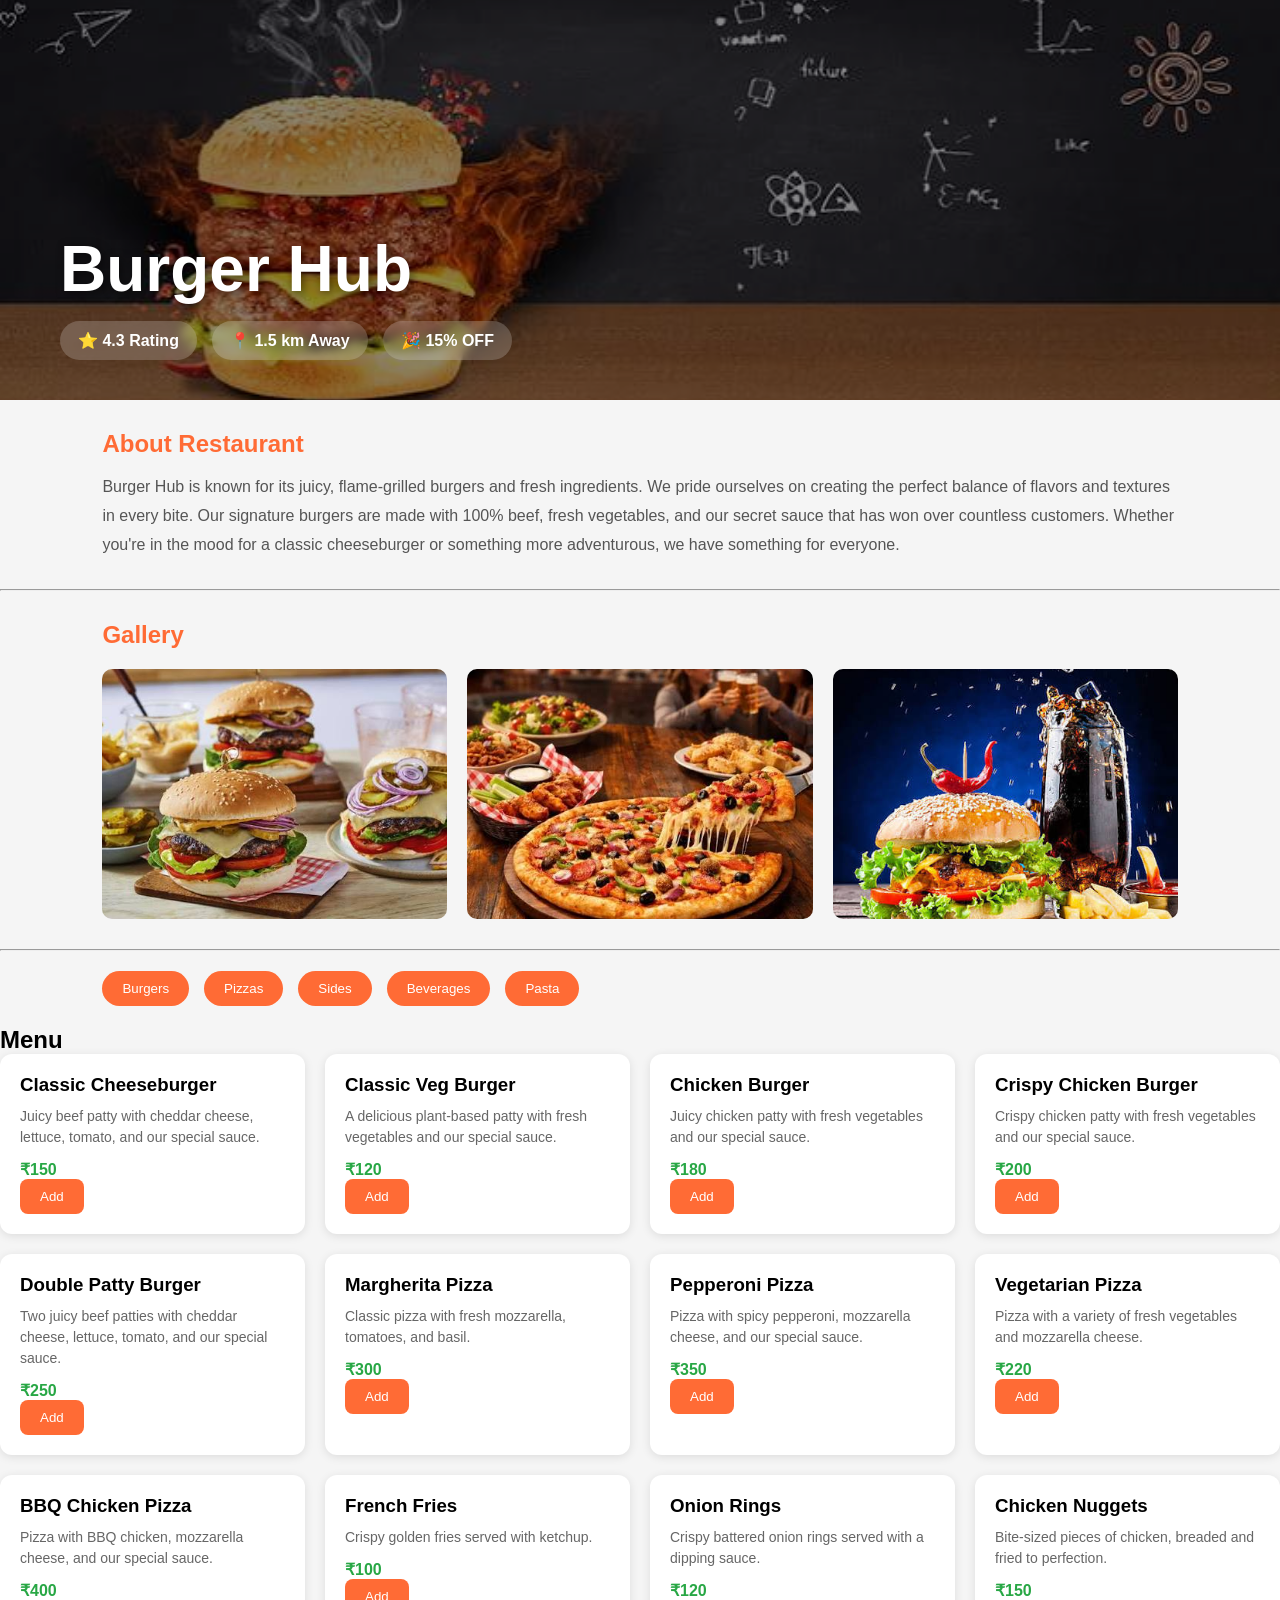
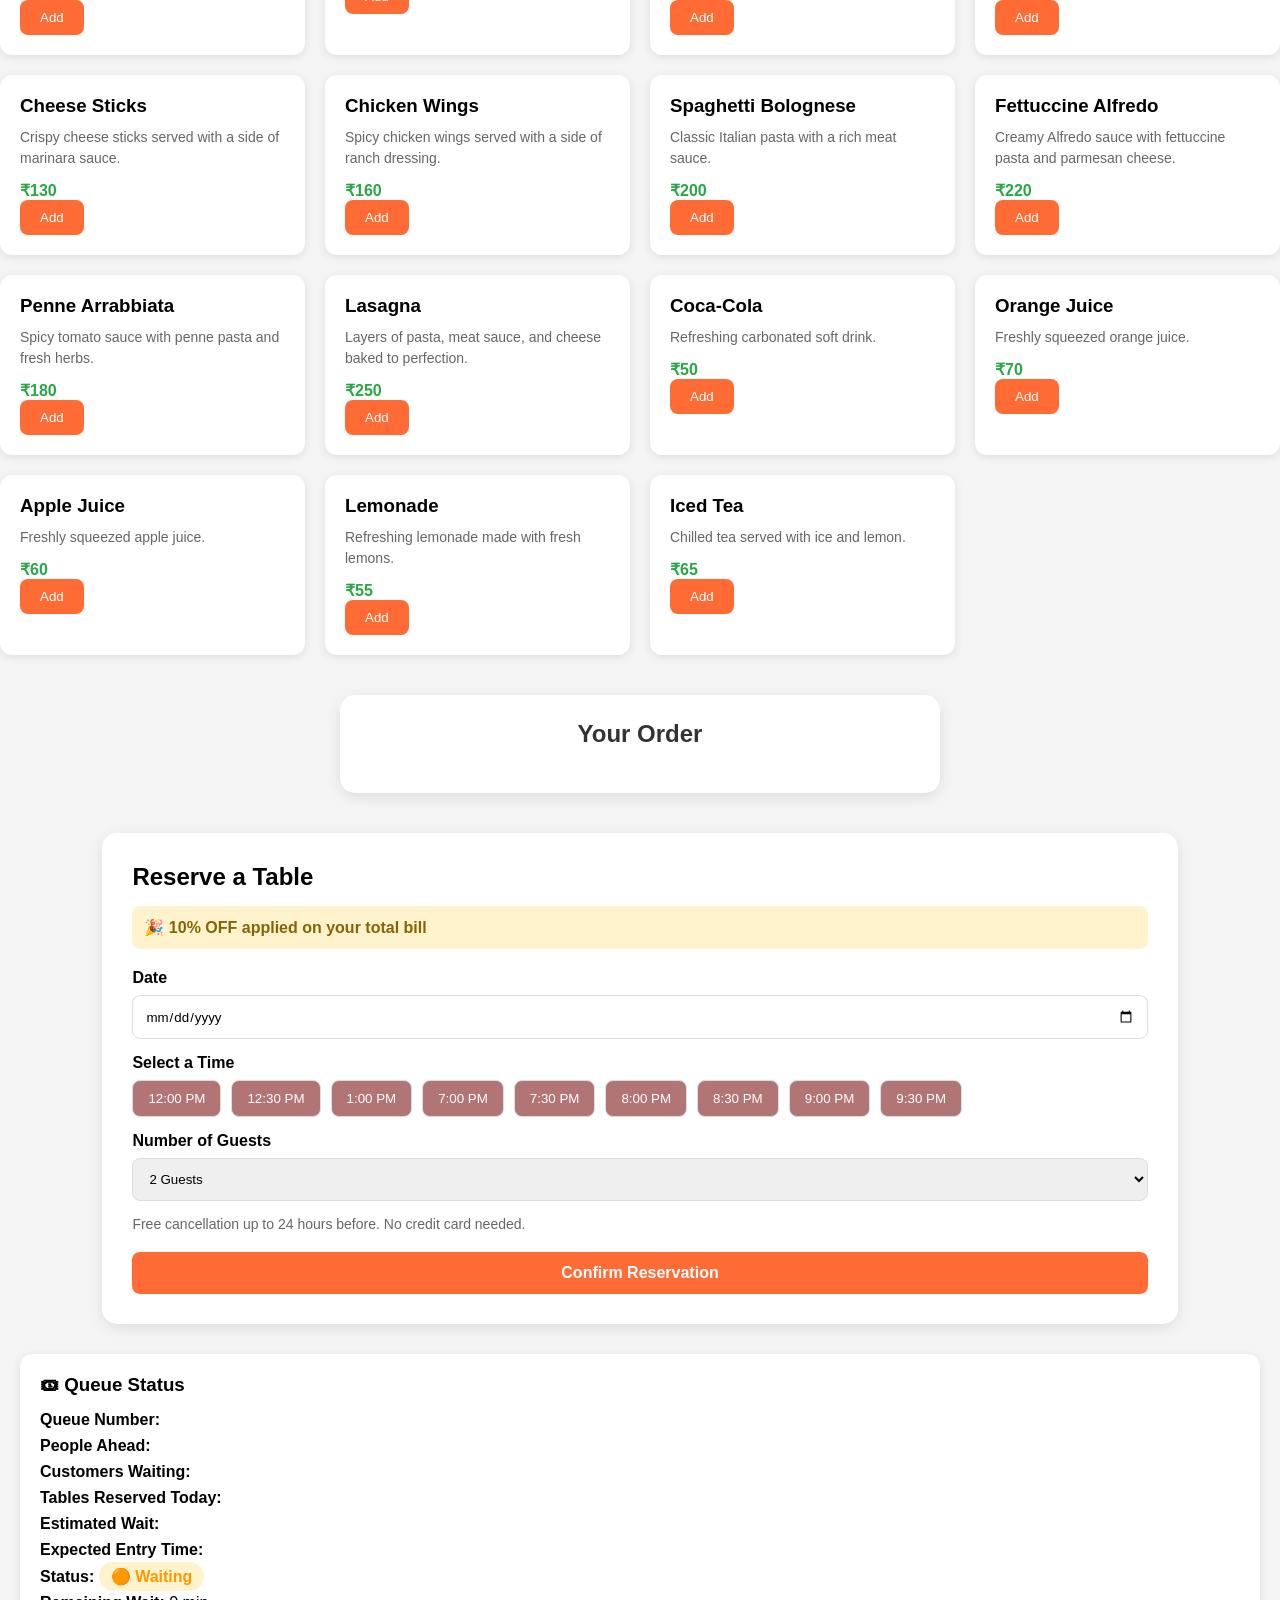
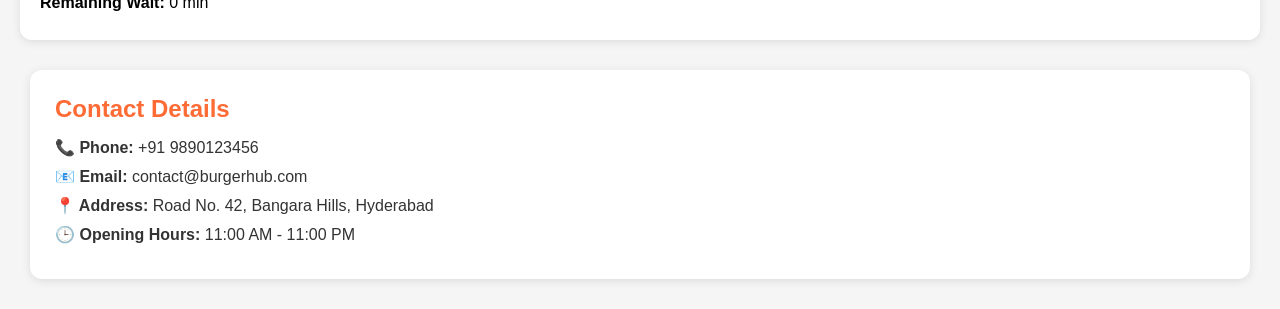
<file: burger-hub.html>
<!DOCTYPE html>
<html lang="en">
<head>
    <meta charset="UTF-8">
    <meta name="viewport" content="width=device-width, initial-scale=1.0">
    <title>Restaurant Details</title>

    <link rel="stylesheet" href="css/style.css">
</head>
<body>

    <div class="banner-container">

    <img class="banner-image" src="images/banner1.jpg" alt="Restaurant Banner">

    <div class="banner-content">
        <h1>Burger Hub</h1>

        <div class="banner-info">
            <span>⭐ 4.3 Rating</span>
            <span>📍 1.5 km Away</span>
            <span>🎉 15% OFF</span>
        </div>
    </div>

</div>
<section class="about-section">
    <h2>About Restaurant</h2>
    <p>
        Burger Hub is known for its juicy, flame-grilled burgers and fresh ingredients.
        We pride ourselves on creating the perfect balance of flavors and textures in every bite. 
        Our signature burgers are made with 100% beef, fresh vegetables, and our secret sauce that has won over countless customers. 
        Whether you're in the mood for a classic cheeseburger or something more adventurous, we have something for everyone.

    </p>
</section>
    <hr>
    <section class="gallery-section">

    <h2>Gallery</h2>

    <div class="gallery-grid">
        <img src="images/burger1.jpg" alt="burger 1">
        <img src="images/burger2.jpg" alt="burger 2">
        <img src="images/burger3.jpg" alt="burger 3">
    </div>
</section>
    
    <hr>
    <section class="category-section">
    <button onclick="filterMenu('burgers')">Burgers</button>
    <button onclick="filterMenu('pizzas')">Pizzas</button>
    <button onclick="filterMenu('sides')">Sides</button>
    <button onclick="filterMenu('beverages')">Beverages</button>
    <button onclick="filterMenu('pasta')">Pasta</button>
</section>
<section id="menu-section">

<h2>Menu</h2>

<div class="menu-grid">

    <div class="menu-card burgers">
        <h3>Classic Cheeseburger</h3>
        <p class="item-desc">
            Juicy beef patty with cheddar cheese, lettuce, tomato, and our special sauce.
        </p>
        <p class="price">₹150</p>
        <button class="add-btn"
        onclick="addToCart('Classic Cheeseburger',150,this)">Add</button>
        <div class="qty-controls" style="display:none;">
            <button onclick="updateItem('Classic Cheeseburger',-1,this)">-</button>
            <span>1</span>
            <button onclick="updateItem('Classic Cheeseburger',1,this)">+</button>
        </div>
</div>
    <div class="menu-card burgers">
        <h3>Classic Veg Burger</h3>
        <p class="item-desc">
            A delicious plant-based patty with fresh vegetables and our special sauce.
        </p>
        <p class="price">₹120</p>
        <button class="add-btn"
        onclick="addToCart('Classic Veg Burger',120,this)">Add</button>
        <div class="qty-controls" style="display:none;">
            <button onclick="updateItem('Classic Veg Burger',-1,this)">-</button>
            <span>1</span>
            <button onclick="updateItem('Classic Veg Burger',1,this)">+</button>
        </div>
    </div>
    <div class="menu-card burgers">
        <h3>Chicken Burger</h3>
        <p class="item-desc">
            Juicy chicken patty with fresh vegetables and our special sauce.
        </p>
        <p class="price">₹180</p>
        <button class="add-btn"
        onclick="addToCart('Chicken Burger',180,this)">Add</button>
        <div class="qty-controls" style="display:none;">
            <button onclick="updateItem('Chicken Burger',-1,this)">-</button>
            <span>1</span>
            <button onclick="updateItem('Chicken Burger',1,this)">+</button>
        </div>
    
    </div>
    <div class="menu-card burgers">
        <h3>Crispy Chicken Burger</h3>
        <p class="item-desc">
            Crispy chicken patty with fresh vegetables and our special sauce.
        </p>
        <p class="price">₹200</p>
        <button class="add-btn"
        onclick="addToCart('Crispy Chicken Burger',200,this)">Add</button>
        <div class="qty-controls" style="display:none;">
            <button onclick="updateItem('Crispy Chicken Burger',-1,this)">-</button>
            <span>1</span>
            <button onclick="updateItem('Crispy Chicken Burger',1,this)">+</button>
        </div>
    </div>
    <div class="menu-card burgers">
        <h3>Double Patty Burger</h3>
        <p class="item-desc">
            Two juicy beef patties with cheddar cheese, lettuce, tomato, and our special sauce.
        </p>
        <p class="price">₹250</p>
        <button class="add-btn"
        onclick="addToCart('Double Patty Burger',250,this)">Add</button>
        <div class="qty-controls" style="display:none;">
            <button onclick="updateItem('Double Patty Burger',-1,this)">-</button>
            <span>1</span>
            <button onclick="updateItem('Double Patty Burger',1,this)">+</button>
        </div>
    </div>
    <div class="menu-card pizzas">
        <h3>Margherita Pizza</h3>
        <p class="item-desc">
            Classic pizza with fresh mozzarella, tomatoes, and basil.
        </p>
        <p class="price">₹300</p>
        <button class="add-btn"
        onclick="addToCart('Margherita Pizza',300,this)">Add</button>
        <div class="qty-controls" style="display:none;">
            <button onclick="updateItem('Margherita Pizza',-1,this)">-</button>
            <span>1</span>
            <button onclick="updateItem('Margherita Pizza',1,this)">+</button>
        </div>
    </div>
    <div class="menu-card pizzas">
        <h3>Pepperoni Pizza</h3>
        <p class="item-desc">
            Pizza with spicy pepperoni, mozzarella cheese, and our special sauce.
        </p>
        <p class="price">₹350</p>
        <button class="add-btn"
        onclick="addToCart('Pepperoni Pizza',350,this)">Add</button>
        <div class="qty-controls" style="display:none;">
            <button onclick="updateItem('Pepperoni Pizza',-1,this)">-</button>
            <span>1</span>
            <button onclick="updateItem('Pepperoni Pizza',1,this)">+</button>
        </div>
    </div>
    <div class="menu-card pizzas">
        <h3>Vegetarian Pizza</h3>
        <p class="item-desc">
            Pizza with a variety of fresh vegetables and mozzarella cheese.
        </p>
        <p class="price">₹220</p>
        <button class="add-btn"
        onclick="addToCart('Vegetarian Pizza',220,this)">Add</button>
        <div class="qty-controls" style="display:none;">
            <button onclick="updateItem('Vegetarian Pizza',-1,this)">-</button>
            <span>1</span>
            <button onclick="updateItem('Vegetarian Pizza',1,this)">+</button>
        </div>
    </div>
    <div class="menu-card pizzas">
        <h3>BBQ Chicken Pizza</h3>
        <p class="item-desc">
            Pizza with BBQ chicken, mozzarella cheese, and our special sauce.
        </p>
        <p class="price">₹400</p>
        <button class="add-btn"
        onclick="addToCart('BBQ Chicken Pizza',400,this)">Add</button>
        <div class="qty-controls" style="display:none;">
            <button onclick="updateItem('BBQ Chicken Pizza',-1,this)">-</button>
            <span>1</span>
            <button onclick="updateItem('BBQ Chicken Pizza',1,this)">+</button>
        </div>
    </div>
    <div class="menu-card sides">
        <h3>French Fries</h3>
        <p class="item-desc">
            Crispy golden fries served with ketchup.
        </p>
        <p class="price">₹100</p>
        <button class="add-btn"
        onclick="addToCart('French Fries',100,this)">Add</button>
        <div class="qty-controls" style="display:none;">
            <button onclick="updateItem('French Fries',-1,this)">-</button>
            <span>1</span>
            <button onclick="updateItem('French Fries',1,this)">+</button>
        </div>
    </div>
    <div class="menu-card sides">
        <h3>Onion Rings</h3>
        <p class="item-desc">
            Crispy battered onion rings served with a dipping sauce.
        </p>
        <p class="price">₹120</p>
        <button class="add-btn"
        onclick="addToCart('Onion Rings',120,this)">Add</button>
        <div class="qty-controls" style="display:none;">
            <button onclick="updateItem('Onion Rings',-1,this)">-</button>
            <span>1</span>
            <button onclick="updateItem('Onion Rings',1,this)">+</button>
        </div>
    </div>
    <div class="menu-card sides">
        <h3>Chicken Nuggets</h3>
        <p class="item-desc">
            Bite-sized pieces of chicken, breaded and fried to perfection.
        </p>
        <p class="price">₹150</p>
        <button class="add-btn"
        onclick="addToCart('Chicken Nuggets',150,this)">Add</button>
        <div class="qty-controls" style="display:none;">
            <button onclick="updateItem('Chicken Nuggets',-1,this)">-</button>
            <span>1</span>
            <button onclick="updateItem('Chicken Nuggets',1,this)">+</button>
        </div>
    </div>
    <div class="menu-card sides">
        <h3>Cheese Sticks</h3>
        <p class="item-desc">
            Crispy cheese sticks served with a side of marinara sauce.
        </p>
        <p class="price">₹130</p>
        <button class="add-btn"
        onclick="addToCart('Cheese Sticks',130,this)">Add</button>
        <div class="qty-controls" style="display:none;">
            <button onclick="updateItem('Cheese Sticks',-1,this)">-</button>
            <span>1</span>
            <button onclick="updateItem('Cheese Sticks',1,this)">+</button>
        </div>
    </div>
    <div class="menu-card sides">
        <h3>Chicken Wings</h3>
        <p class="item-desc">
            Spicy chicken wings served with a side of ranch dressing.
        </p>
        <p class="price">₹160</p>
        <button class="add-btn"
        onclick="addToCart('Chicken Wings',160,this)">Add</button>
        <div class="qty-controls" style="display:none;">
            <button onclick="updateItem('Chicken Wings',-1,this)">-</button>
            <span>1</span>
            <button onclick="updateItem('Chicken Wings',1,this)">+</button>
        </div>
    </div>
    <div class="menu-card pasta">
        <h3>Spaghetti Bolognese</h3>
        <p class="item-desc">
            Classic Italian pasta with a rich meat sauce.
        </p>
        <p class="price">₹200</p>
        <button class="add-btn"
        onclick="addToCart('Spaghetti Bolognese',200,this)">Add</button>
        <div class="qty-controls" style="display:none;">
            <button onclick="updateItem('Spaghetti Bolognese',-1,this)">-</button>
            <span>1</span>
            <button onclick="updateItem('Spaghetti Bolognese',1,this)">+</button>
        </div>
    </div>
    <div class="menu-card pasta">
        <h3>Fettuccine Alfredo</h3>
        <p class="item-desc">
            Creamy Alfredo sauce with fettuccine pasta and parmesan cheese.
        </p>
        <p class="price">₹220</p>
        <button class="add-btn"
        onclick="addToCart('Fettuccine Alfredo',220,this)">Add</button>
        <div class="qty-controls" style="display:none;">
            <button onclick="updateItem('Fettuccine Alfredo',-1,this)">-</button>
            <span>1</span>
            <button onclick="updateItem('Fettuccine Alfredo',1,this)">+</button>
        </div>
    </div>
    <div class="menu-card pasta">
        <h3>Penne Arrabbiata</h3>
        <p class="item-desc">
            Spicy tomato sauce with penne pasta and fresh herbs.
        </p>
        <p class="price">₹180</p>
        <button class="add-btn"
        onclick="addToCart('Penne Arrabbiata',180,this)">Add</button>
        <div class="qty-controls" style="display:none;">
            <button onclick="updateItem('Penne Arrabbiata',-1,this)">-</button>
            <span>1</span>
            <button onclick="updateItem('Penne Arrabbiata',1,this)">+</button>
        </div>
    </div>
    <div class="menu-card pasta">
        <h3>Lasagna</h3>
        <p class="item-desc">
            Layers of pasta, meat sauce, and cheese baked to perfection.
        </p>
        <p class="price">₹250</p>
        <button class="add-btn"
        onclick="addToCart('Lasagna',250,this)">Add</button>
        <div class="qty-controls" style="display:none;">
            <button onclick="updateItem('Lasagna',-1,this)">-</button>
            <span>1</span>
            <button onclick="updateItem('Lasagna',1,this)">+</button>
        </div>
    </div>
    <div class="menu-card beverages">
        <h3>Coca-Cola</h3>
        <p class="item-desc">
            Refreshing carbonated soft drink.
        </p>
        <p class="price">₹50</p>
        <button class="add-btn"
        onclick="addToCart('Coca-Cola',50,this)">Add</button>
        <div class="qty-controls" style="display:none;">
            <button onclick="updateItem('Coca-Cola',-1,this)">-</button>
            <span>1</span>
            <button onclick="updateItem('Coca-Cola',1,this)">+</button>
        </div>
    </div>
    <div class="menu-card beverages">
        <h3>Orange Juice</h3>
        <p class="item-desc">
            Freshly squeezed orange juice.
        </p>
        <p class="price">₹70</p>
        <button class="add-btn"
        onclick="addToCart('Orange Juice',70,this)">Add</button>
        <div class="qty-controls" style="display:none;">
            <button onclick="updateItem('Orange Juice',-1,this)">-</button>
            <span>1</span>
            <button onclick="updateItem('Orange Juice',1,this)">+</button>
        </div>
    </div>
    <div class="menu-card beverages">
        <h3>Apple Juice</h3>
        <p class="item-desc">
            Freshly squeezed apple juice.
        </p>
        <p class="price">₹60</p>
        <button class="add-btn"
        onclick="addToCart('Apple Juice',60,this)">Add</button>
        <div class="qty-controls" style="display:none;">
            <button onclick="updateItem('Apple Juice',-1,this)">-</button>
            <span>1</span>
            <button onclick="updateItem('Apple Juice',1,this)">+</button>
        </div>
    </div>
    <div class="menu-card beverages">
        <h3>Lemonade</h3>
        <p class="item-desc">
            Refreshing lemonade made with fresh lemons.
        </p>
        <p class="price">₹55</p>
        <button class="add-btn"
        onclick="addToCart('Lemonade',55,this)">Add</button>
        <div class="qty-controls" style="display:none;">
            <button onclick="updateItem('Lemonade',-1,this)">-</button>
            <span>1</span>
            <button onclick="updateItem('Lemonade',1,this)">+</button>
        </div>
    </div>
    <div class="menu-card beverages">
        <h3>Iced Tea</h3>
        <p class="item-desc">
            Chilled tea served with ice and lemon.
        </p>
        <p class="price">₹65</p>
        <button class="add-btn"
        onclick="addToCart('Iced Tea',65,this)">Add</button>
        <div class="qty-controls" style="display:none;">
            <button onclick="updateItem('Iced Tea',-1,this)">-</button>
            <span>1</span>
            <button onclick="updateItem('Iced Tea',1,this)">+</button>
        </div>
    </div>

</div>
</section>
<section class="your-order">

    <h2> Your Order</h2>

    <div id="cartItems"></div>
    <button id="placeOrderBtn"
        onclick="placeOrder()"
        style="display:none;">
    Place Order
</button>

    

</section>
<section class="reservation-section" id="reservation">

    <h2>Reserve a Table</h2>

    <div class="offer-banner">
        🎉 10% OFF applied on your total bill
    </div>

    <label>Date</label>
    <input type="date" id="reservationDate">

    <label>Select a Time</label>

    <div class="time-slots" id="timeSlots">
        <button type="button">12:00 PM</button>
        <button type="button">12:30 PM</button>
        <button type="button">1:00 PM</button>
        <button type="button">7:00 PM</button>
        <button type="button">7:30 PM</button>
        <button type="button">8:00 PM</button>
        <button type="button">8:30 PM</button>
        <button type="button">9:00 PM</button>
        <button type="button">9:30 PM</button>
    </div>

    <label>Number of Guests</label>

    <select id="guests">
        <option>1 Guest</option>
        <option selected>2 Guests</option>
        <option>3 Guests</option>
        <option>4 Guests</option>
        <option>5 Guests</option>
        <option>6 Guests</option>
    </select>

    

    <p class="reservation-note">
        Free cancellation up to 24 hours before.
        No credit card needed.
    </p>

    <button
    class="confirm-btn"
    id="confirmBtn"
    onclick="confirmReservation()">
    Confirm Reservation
</button>

</section>
<div id="queueCard" class="queue-card">

    <h3>🎟 Queue Status</h3>

    <p><strong>Queue Number:</strong>
       <span id="queueNumber"></span></p>

    <p><strong>People Ahead:</strong>
       <span id="peopleAhead"></span></p>

    <p><strong>Customers Waiting:</strong>
       <span id="waitingCustomers"></span></p>

    <p><strong>Tables Reserved Today:</strong>
       <span id="reservedToday"></span></p>

    <p><strong>Estimated Wait:</strong>
       <span id="waitTime"></span></p>

    <p><strong>Expected Entry Time:</strong>
       <span id="entryTime"></span></p>

    <p>
    <strong>Status:</strong>
    <span id="queueStatus" class="status waiting">
        🟠 Waiting
    </span>
</p>
    <p>
    <strong>Remaining Wait:</strong>
    <span id="countdown">0 min</span>
</p>

</div>
<section class="contact-details">
    <h2>Contact Details</h2>

    <div class="contact-info">
        <p><strong>📞 Phone:</strong> +91 9890123456</p>

        <p><strong>📧 Email:</strong> contact@burgerhub.com</p>

        <p><strong>📍 Address:</strong> Road No. 42, Bangara Hills, Hyderabad</p>

        <p><strong>🕒 Opening Hours:</strong> 11:00 AM - 11:00 PM</p>
    </div>
</section>
<script>
function addItem(button) {
    button.style.display = "none";
    button.nextElementSibling.style.display = "flex";
}

function changeQty(button, change) {
    let span = button.parentElement.querySelector("span");
    let qty = parseInt(span.innerText);

    qty += change;

    if (qty <= 0) {
        button.parentElement.style.display = "none";
        button.parentElement.previousElementSibling.style.display = "inline-block";
    } else {
        span.innerText = qty;
    }
}
</script>
<script>

let cart = {};

function addToCart(name, price, button){

    if(!cart[name]){
        cart[name] = {
            price: price,
            qty: 1
        };

        button.style.display = "none";
        button.nextElementSibling.style.display = "flex";
    }

    updateCart();
}
function updateItem(name, change, btn){

    let controls = btn.parentElement;
    let qtySpan = controls.querySelector("span");

    cart[name].qty += change;

    if(cart[name].qty <= 0){

        delete cart[name];

        controls.style.display = "none";
        controls.previousElementSibling.style.display = "inline-block";

    } else {

        qtySpan.innerText = cart[name].qty;
    }

    updateCart();
}
function updateCart(){

    let cartHTML = "";
    let subtotal = 0;

    for(let item in cart){

        let qty = cart[item].qty;
        let price = cart[item].price;

        subtotal += qty * price;

        cartHTML += `
            <p>${item} x ${qty} = ₹${qty * price}</p>
        `;
    }

    let gst = subtotal * 0.05;
    let discount = subtotal * 0.20;

    let finalAmount = subtotal + gst - discount;

    cartHTML += `
        <hr>
        <p>Subtotal: ₹${subtotal.toFixed(2)}</p>
        <p>GST (5%): ₹${gst.toFixed(2)}</p>
        <p>Discount (20% OFF): -₹${discount.toFixed(2)}</p>
        <h3>Total: ₹${finalAmount.toFixed(2)}</h3>
    `;

    document.getElementById("cartItems").innerHTML = cartHTML;
    const placeBtn =
    document.getElementById("placeOrderBtn");

if(Object.keys(cart).length > 0){
    placeBtn.style.display = "block";
}
else{
    placeBtn.style.display = "none";
}
}

function changeQty(item,value){

    cart[item].qty += value;

    if(cart[item].qty <= 0){
        delete cart[item];
    }

    updateCart();
}

function filterMenu(category){

    let cards = document.querySelectorAll(".menu-card");

    cards.forEach(card=>{

        if(category === "all"){
            card.style.display = "block";
        }
        else if(card.classList.contains(category)){
            card.style.display = "block";
        }
        else{
            card.style.display = "none";
        }

    });
}

function confirmReservation(){

    let date =
        document.getElementById("reservationDate").value;

    if(date === ""){
        alert("Please select a date");
        return;
    }

    if(selectedTime === ""){
        alert("Please select a time slot");
        return;
    }

    const preorder = confirm(
        "🍽️ Would you like to pre-order your food?\n\n" +
        "Pre-ordering helps us prepare your meal before you arrive."
    );

    if(preorder){

        document
            .getElementById("menu-section")
            .scrollIntoView({
                behavior:"smooth"
            });

        return;
    }

    alert(
        "🎉 Your table has been reserved successfully!\n\n" +
        "Thank you for choosing us."
    );

    generateQueue();
    
}
function placeOrder(){

    if(Object.keys(cart).length === 0){

        alert(
            "Please add food items first."
        );

        return;
    }

    alert(
        "🎉 Your table is reserved successfully!\n\n" +
        "🍽️ Your order has been placed.\n\n" +
        "Thank you for choosing us."
    );

    generateQueue();

    document
        .getElementById("queueCard")
        .scrollIntoView({
            behavior:"smooth"
        });
}
</script>
<script>
function clearCart(){

    cart = {};

    updateCart();

    
}


</script>
<script>

let selectedTime = "";

document.querySelectorAll(".time-slots button")
.forEach(button => {

    button.addEventListener("click", function(){

        document
            .querySelectorAll(".time-slots button")
            .forEach(btn => btn.classList.remove("active-time"));

        this.classList.add("active-time");

        selectedTime = this.innerText;

    });

});



</script>
<script>
function reserveTable() {

    const orderNow = confirm(
        "🎉 Table Reserved Successfully!\n\nWould you like to pre-order your food?\n\nPress OK to Order Food.\nPress Cancel to Skip."
    );

    generateQueue();

    if(orderNow){
        document.getElementById("menu-section")
                .scrollIntoView({behavior:"smooth"});
    } else {
        alert(
          "👍 Your reservation is confirmed.\nYou can order food later at the restaurant."
        );
    }
}

function generateQueue(){

    const queueNo = Math.floor(Math.random() * 100) + 1;
    const ahead = Math.floor(Math.random() * 10);

    let waitTime = ahead * 5;

    if(waitTime === 0){
        waitTime = 1;
    }

    document.getElementById("queueNumber").innerText = "#" + queueNo;
    document.getElementById("peopleAhead").innerText = ahead;
    document.getElementById("waitTime").innerText = waitTime + " min";

    document.getElementById("queueCard").style.display = "block";

    const status = document.getElementById("queueStatus");
    const countdown = document.getElementById("countdown");

    status.innerText = "🟠 Waiting";
    status.className = "status waiting";

    let remaining = waitTime;

    countdown.innerText = remaining + " min";

    let timer = setInterval(() => {

        remaining--;

        countdown.innerText = remaining + " min";

        if(remaining <= 0){

            clearInterval(timer);

            status.innerText = "🟢 Ready";
            status.className = "status ready";

            alert(
                "🎉 Your table is ready!\n\n" +
                "Please proceed to the restaurant within the next 10 minutes."
            );

            setTimeout(() => {

                status.innerText = "🔵 Seated";
                status.className = "status seated";

            }, 10000);
        }

    }, 1000); // 1 second = 1 minute for demo
}
</script>



</body>
</html>
</file>
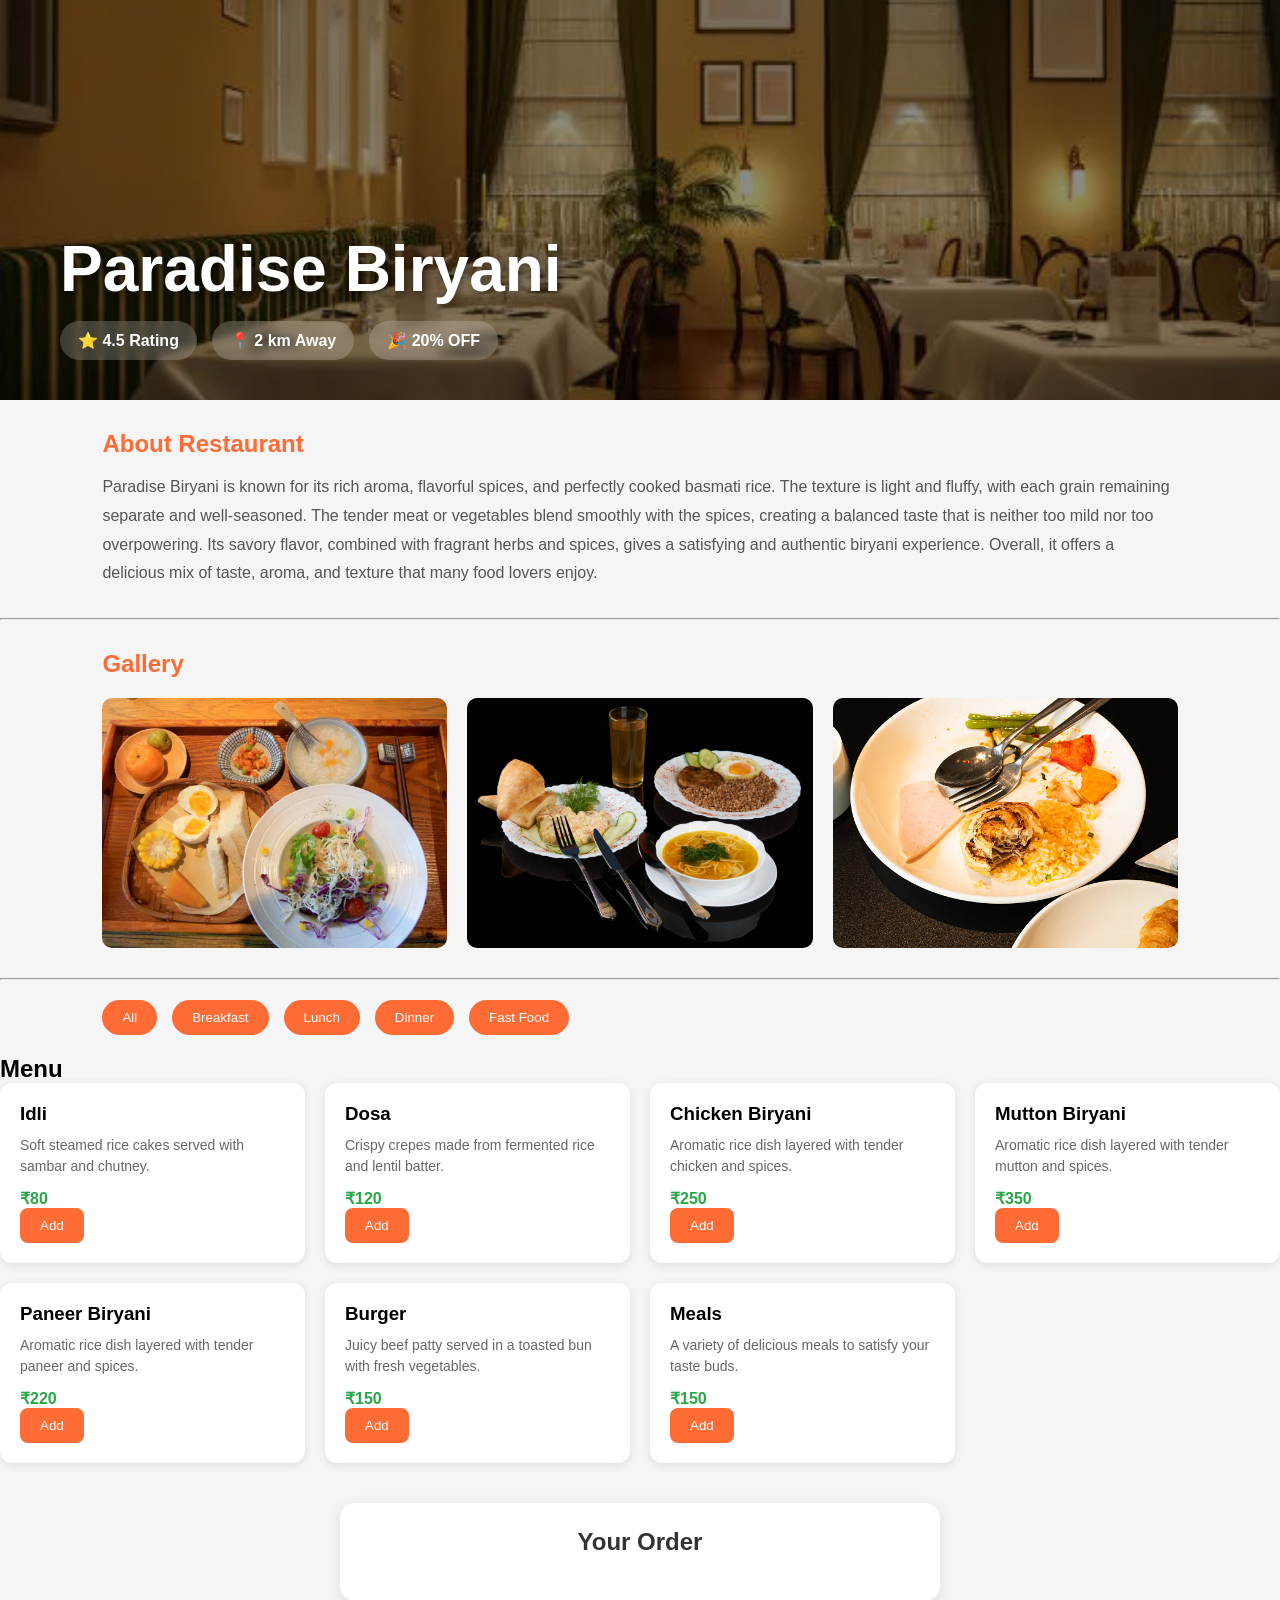
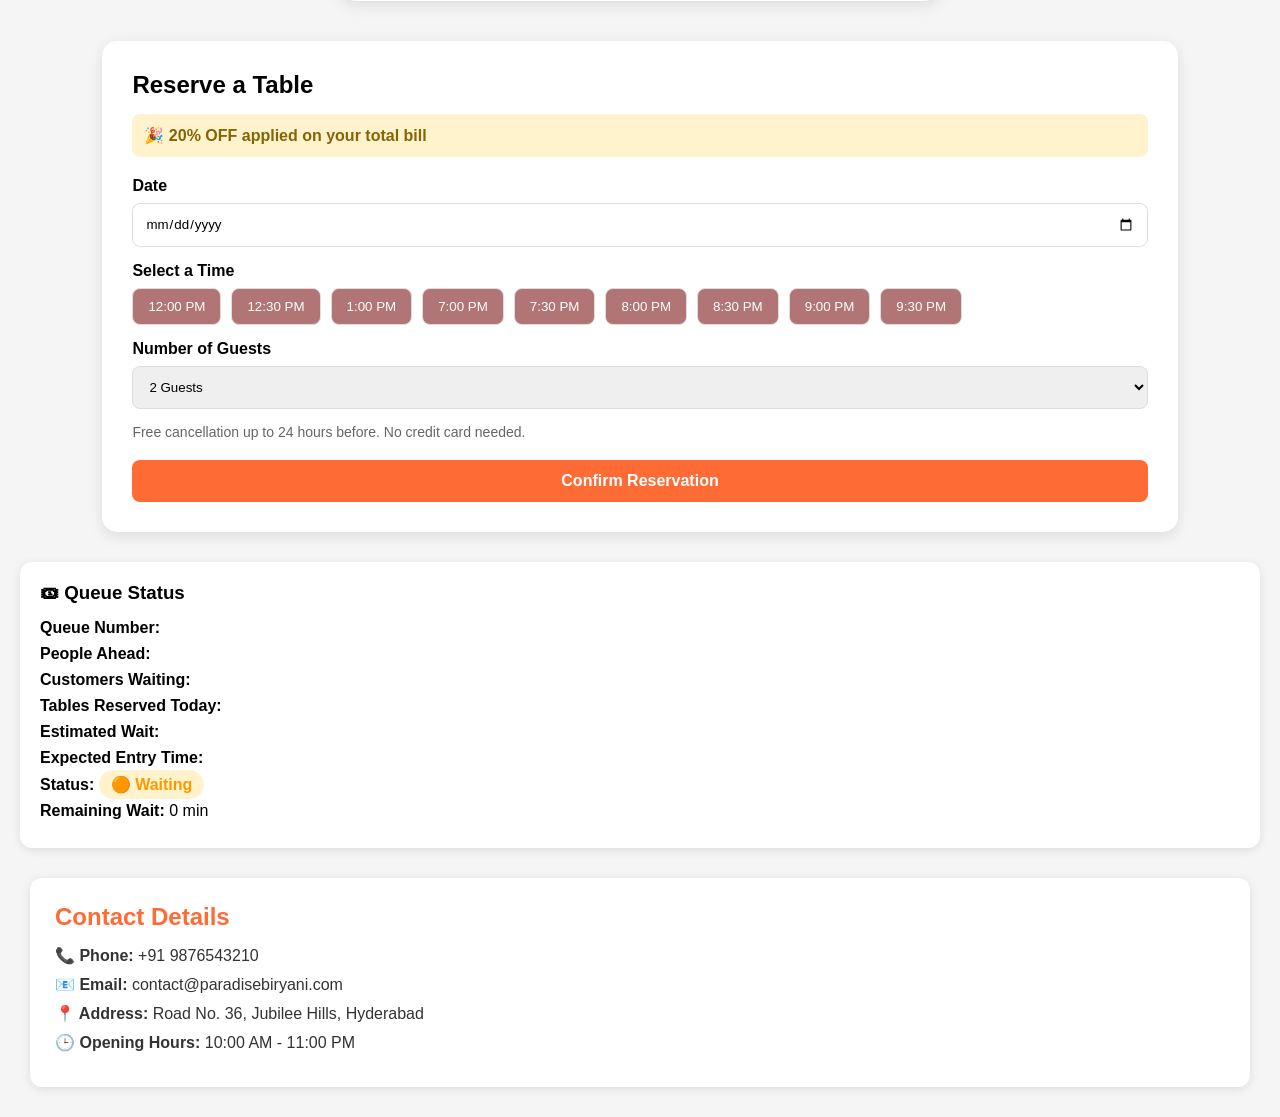
<file: paradise-Binary.html>
<!DOCTYPE html>
<html lang="en">
<head>
    <meta charset="UTF-8">
    <meta name="viewport" content="width=device-width, initial-scale=1.0">
    <title>Restaurant Details</title>

    <link rel="stylesheet" href="css/style.css">
</head>
<body>

    <div class="banner-container">

    <img class="banner-image" src="images/banner.webp" alt="Restaurant Banner">

    <div class="banner-content">
        <h1>Paradise Biryani</h1>

        <div class="banner-info">
            <span>⭐ 4.5 Rating</span>
            <span>📍 2 km Away</span>
            <span>🎉 20% OFF</span>
        </div>
    </div>

</div>
    <section class="about-section">
    <h2>About Restaurant</h2>
    <p>
        Paradise Biryani is known for its rich aroma, flavorful spices, and perfectly cooked basmati rice.
         The texture is light and fluffy, with each grain remaining separate and well-seasoned. The tender meat or vegetables blend smoothly with the spices, creating a balanced taste that is neither too mild nor too overpowering. Its savory flavor, combined with fragrant herbs and spices, gives a satisfying and authentic biryani experience. Overall, it offers a delicious mix of taste, aroma, and texture that many food lovers enjoy.

    </p>
</section>

    <hr>
    <section class="gallery-section">

    <h2>Gallery</h2>

    <div class="gallery-grid">
        
        <img src="images/pb1.webp" alt="pb 1">
        <img src="images/pb2.jpg" alt="pb 2">
        <img src="images/pb3.jpg" alt="pb 3">
    </div>
</section>
    
    <hr>
<section class="category-section">
    <button onclick="filterMenu('all')">All</button>
    <button onclick="filterMenu('breakfast')">Breakfast</button>
    <button onclick="filterMenu('lunch')">Lunch</button>
    <button onclick="filterMenu('dinner')">Dinner</button>
    <button onclick="filterMenu('fastfood')">Fast Food</button>
</section>
    <section id="menu-section">

<h2>Menu</h2>

<div class="menu-grid">

    <div class="menu-card breakfast">
    <h3>Idli</h3>

    <p class="item-desc">
        Soft steamed rice cakes served with sambar and chutney.
    </p>

    <p class="price">₹80</p>

    <button class="add-btn"
        onclick="addToCart('Idli',80,this)">Add</button>
        <div class="qty-controls" style="display:none;">
            <button onclick="updateItem('Idli',-1,this)">-</button>
            <span>1</span>
            <button onclick="updateItem('Idli',1,this)">+</button>
        </div>
</div>

    <div class="menu-card breakfast">
        <h3>Dosa</h3>
        <p class="item-desc">
            Crispy crepes made from fermented rice and lentil batter.
        </p>
        <p class="price">₹120</p>
        <button class="add-btn"
        onclick="addToCart('Dosa',120,this)">Add</button>
        <div class="qty-controls" style="display:none;">
            <button onclick="updateItem('Dosa',-1,this)">-</button>
            <span>1</span>
            <button onclick="updateItem('Dosa',1,this)">+</button>
        </div>
    </div>

    <div class="menu-card lunch">
        <h3>Chicken Biryani</h3>
        <p class="item-desc">
            Aromatic rice dish layered with tender chicken and spices.
        </p>
        <p class="price">₹250</p>
        <button class="add-btn"
        onclick="addToCart('Chicken Biryani',250,this)">Add</button>
        <div class="qty-controls" style="display:none;">
            <button onclick="updateItem('Chicken Biryani',-1,this)">-</button>
            <span>1</span>
            <button onclick="updateItem('Chicken Biryani',1,this)">+</button>
        </div>
    </div>

    <div class="menu-card lunch">
        <h3>Mutton Biryani</h3>
        <p class="item-desc">
            Aromatic rice dish layered with tender mutton and spices.
        </p>
        <p class="price">₹350</p>
        <button class="add-btn" onclick="addToCart('Mutton Biryani',350,this)">Add</button>
        <div class="qty-controls" style="display:none;">
            <button onclick="updateItem('Mutton Biryani',-1,this)">-</button>
            <span>1</span>
            <button onclick="updateItem('Mutton Biryani',1,this)">+</button>
        </div>
    </div>

    <div class="menu-card dinner">
        <h3>Paneer Biryani</h3>
        <p class="item-desc">
            Aromatic rice dish layered with tender paneer and spices.
        </p>
        <p class="price">₹220</p>
        <button class="add-btn"
        onclick="addToCart('Paneer Biryani',220,this)">Add</button>
        <div class="qty-controls" style="display:none;">
            <button onclick="updateItem('Paneer Biryani',-1,this)">-</button>
            <span>1</span>
            <button onclick="updateItem('Paneer Biryani',1,this)">+</button>
        </div>
    </div>

    <div class="menu-card fastfood">
        <h3>Burger</h3>
        <p class="item-desc">
            Juicy beef patty served in a toasted bun with fresh vegetables.
        </p>
        <p class="price">₹150</p>
        <button class="add-btn" onclick="addToCart('Burger',150,this)">Add</button>
        <div class="qty-controls" style="display:none;">
            <button onclick="updateItem('Burger',-1,this)">-</button>
            <span>1</span>
            <button onclick="updateItem('Burger',1,this)">+</button>
        </div>
    </div>
    <div class="menu-card lunch">
        <h3>Meals</h3>
        <p class="item-desc">
            A variety of delicious meals to satisfy your taste buds.
        </p>
        <p class="price">₹150</p>
        <button class="add-btn" onclick="addToCart('Meals',150,this)">Add</button>
        <div class="qty-controls" style="display:none;">
            <button onclick="updateItem('Meals',-1,this)">-</button>
            <span>1</span>
            <button onclick="updateItem('Meals',1,this)">+</button>
        </div>
    </div>

</div>

</section>
<section class="your-order">

    <h2> Your Order</h2>

    <div id="cartItems"></div>
    <button id="placeOrderBtn"
        onclick="placeOrder()"
        style="display:none;">
    Place Order
</button>

    

</section>
<section class="reservation-section" id="reservation">

    <h2>Reserve a Table</h2>

    <div class="offer-banner">
        🎉 20% OFF applied on your total bill
    </div>

    <label>Date</label>
    <input type="date" id="reservationDate">

    <label>Select a Time</label>

    <div class="time-slots" id="timeSlots">
        <button type="button">12:00 PM</button>
        <button type="button">12:30 PM</button>
        <button type="button">1:00 PM</button>
        <button type="button">7:00 PM</button>
        <button type="button">7:30 PM</button>
        <button type="button">8:00 PM</button>
        <button type="button">8:30 PM</button>
        <button type="button">9:00 PM</button>
        <button type="button">9:30 PM</button>
    </div>

    <label>Number of Guests</label>

    <select id="guests">
        <option>1 Guest</option>
        <option selected>2 Guests</option>
        <option>3 Guests</option>
        <option>4 Guests</option>
        <option>5 Guests</option>
        <option>6 Guests</option>
    </select>

    

    <p class="reservation-note">
        Free cancellation up to 24 hours before.
        No credit card needed.
    </p>

    <button
    class="confirm-btn"
    id="confirmBtn"
    onclick="confirmReservation()">
    Confirm Reservation
</button>

</section>
<div id="queueCard" class="queue-card">

    <h3>🎟 Queue Status</h3>

    <p><strong>Queue Number:</strong>
       <span id="queueNumber"></span></p>

    <p><strong>People Ahead:</strong>
       <span id="peopleAhead"></span></p>

    <p><strong>Customers Waiting:</strong>
       <span id="waitingCustomers"></span></p>

    <p><strong>Tables Reserved Today:</strong>
       <span id="reservedToday"></span></p>

    <p><strong>Estimated Wait:</strong>
       <span id="waitTime"></span></p>

    <p><strong>Expected Entry Time:</strong>
       <span id="entryTime"></span></p>

    <p>
    <strong>Status:</strong>
    <span id="queueStatus" class="status waiting">
        🟠 Waiting
    </span>
</p>
    <p>
    <strong>Remaining Wait:</strong>
    <span id="countdown">0 min</span>
</p>

</div>

    <section class="contact-details">
    <h2>Contact Details</h2>

    <div class="contact-info">
        <p><strong>📞 Phone:</strong> +91 9876543210</p>

        <p><strong>📧 Email:</strong> contact@paradisebiryani.com</p>

        <p><strong>📍 Address:</strong> Road No. 36, Jubilee Hills, Hyderabad</p>

        <p><strong>🕒 Opening Hours:</strong> 10:00 AM - 11:00 PM</p>
    </div>
</section>

    


<script>
function addItem(button) {
    button.style.display = "none";
    button.nextElementSibling.style.display = "flex";
}

function changeQty(button, change) {
    let span = button.parentElement.querySelector("span");
    let qty = parseInt(span.innerText);

    qty += change;

    if (qty <= 0) {
        button.parentElement.style.display = "none";
        button.parentElement.previousElementSibling.style.display = "inline-block";
    } else {
        span.innerText = qty;
    }
}
</script>
<script>

let cart = {};

function addToCart(name, price, button){

    if(!cart[name]){
        cart[name] = {
            price: price,
            qty: 1
        };

        button.style.display = "none";
        button.nextElementSibling.style.display = "flex";
    }

    updateCart();
}
function updateItem(name, change, btn){

    let controls = btn.parentElement;
    let qtySpan = controls.querySelector("span");

    cart[name].qty += change;

    if(cart[name].qty <= 0){

        delete cart[name];

        controls.style.display = "none";
        controls.previousElementSibling.style.display = "inline-block";

    } else {

        qtySpan.innerText = cart[name].qty;
    }

    updateCart();
}
function updateCart(){

    let cartHTML = "";
    let subtotal = 0;

    for(let item in cart){

        let qty = cart[item].qty;
        let price = cart[item].price;

        subtotal += qty * price;

        cartHTML += `
            <p>${item} x ${qty} = ₹${qty * price}</p>
        `;
    }

    let gst = subtotal * 0.05;
    let discount = subtotal * 0.20;

    let finalAmount = subtotal + gst - discount;

    cartHTML += `
        <hr>
        <p>Subtotal: ₹${subtotal.toFixed(2)}</p>
        <p>GST (5%): ₹${gst.toFixed(2)}</p>
        <p>Discount (20% OFF): -₹${discount.toFixed(2)}</p>
        <h3>Total: ₹${finalAmount.toFixed(2)}</h3>
    `;

    document.getElementById("cartItems").innerHTML = cartHTML;
    const placeBtn =
    document.getElementById("placeOrderBtn");

if(Object.keys(cart).length > 0){
    placeBtn.style.display = "block";
}
else{
    placeBtn.style.display = "none";
}
}

function changeQty(item,value){

    cart[item].qty += value;

    if(cart[item].qty <= 0){
        delete cart[item];
    }

    updateCart();
}

function filterMenu(category){

    let cards = document.querySelectorAll(".menu-card");

    cards.forEach(card=>{

        if(category === "all"){
            card.style.display = "block";
        }
        else if(card.classList.contains(category)){
            card.style.display = "block";
        }
        else{
            card.style.display = "none";
        }

    });
}

function confirmReservation(){

    let date =
        document.getElementById("reservationDate").value;

    if(date === ""){
        alert("Please select a date");
        return;
    }

    if(selectedTime === ""){
        alert("Please select a time slot");
        return;
    }

    const preorder = confirm(
        "🍽️ Would you like to pre-order your food?\n\n" +
        "Pre-ordering helps us prepare your meal before you arrive."
    );

    if(preorder){

        document
            .getElementById("menu-section")
            .scrollIntoView({
                behavior:"smooth"
            });

        return;
    }

    alert(
        "🎉 Your table has been reserved successfully!\n\n" +
        "Thank you for choosing us."
    );

    generateQueue();
    
}
function placeOrder(){

    if(Object.keys(cart).length === 0){

        alert(
            "Please add food items first."
        );

        return;
    }

    alert(
        "🎉 Your table is reserved successfully!\n\n" +
        "🍽️ Your order has been placed.\n\n" +
        "Thank you for choosing us."
    );

    generateQueue();

    document
        .getElementById("queueCard")
        .scrollIntoView({
            behavior:"smooth"
        });
}
</script>
<script>
function clearCart(){

    cart = {};

    updateCart();

    
}


</script>
<script>

let selectedTime = "";

document.querySelectorAll(".time-slots button")
.forEach(button => {

    button.addEventListener("click", function(){

        document
            .querySelectorAll(".time-slots button")
            .forEach(btn => btn.classList.remove("active-time"));

        this.classList.add("active-time");

        selectedTime = this.innerText;

    });

});



</script>
<script>
function reserveTable() {

    const orderNow = confirm(
        "🎉 Table Reserved Successfully!\n\nWould you like to pre-order your food?\n\nPress OK to Order Food.\nPress Cancel to Skip."
    );

    generateQueue();

    if(orderNow){
        document.getElementById("menu-section")
                .scrollIntoView({behavior:"smooth"});
    } else {
        alert(
          "👍 Your reservation is confirmed.\nYou can order food later at the restaurant."
        );
    }
}

function generateQueue(){

    const queueNo = Math.floor(Math.random() * 100) + 1;
    const ahead = Math.floor(Math.random() * 10);

    let waitTime = ahead * 5;

    if(waitTime === 0){
        waitTime = 1;
    }

    document.getElementById("queueNumber").innerText = "#" + queueNo;
    document.getElementById("peopleAhead").innerText = ahead;
    document.getElementById("waitTime").innerText = waitTime + " min";

    document.getElementById("queueCard").style.display = "block";

    const status = document.getElementById("queueStatus");
    const countdown = document.getElementById("countdown");

    status.innerText = "🟠 Waiting";
    status.className = "status waiting";

    let remaining = waitTime;

    countdown.innerText = remaining + " min";

    let timer = setInterval(() => {

        remaining--;

        countdown.innerText = remaining + " min";

        if(remaining <= 0){

            clearInterval(timer);

            status.innerText = "🟢 Ready";
            status.className = "status ready";

            alert(
                "🎉 Your table is ready!\n\n" +
                "Please proceed to the restaurant within the next 10 minutes."
            );

            setTimeout(() => {

                status.innerText = "🔵 Seated";
                status.className = "status seated";

            }, 10000);
        }

    }, 1000); // 1 second = 1 minute for demo
}
</script>

</body>
</html>
</file>
<file: css/style.css>
.hero h1{
    font-size:3rem;
}

.hero p{
    margin-top:10px;
}

.search-box{
    margin-top:30px;
}

.search-box input{
    width:300px;
    padding:12px;
    border:none;
    border-radius:8px;
}

.search-box button{
    padding:12px 20px;
    border:none;
    background:white;
    color:#e735ff;
    font-weight:bold;
    border-radius:8px;
    cursor:pointer;
}

.restaurants{
    display:grid;
    grid-template-columns:repeat(auto-fit,minmax(320px,1fr));
    gap:25px;
    padding:50px 8%;
}

.card{
    background:white;
    border-radius:15px;
    overflow:hidden;
    box-shadow:0 4px 20px rgba(0,0,0,0.08);
    transition:0.3s;
}

.card:hover{
    transform:translateY(-5px);
}

.card img{
    width:100%;
    height:220px;
    object-fit:cover;
}

.card-content{
    padding:20px;
}

.top-row{
    display:flex;
    justify-content:space-between;
    align-items:center;
}

.rating{
    background:#a7282e;
    color:white;
    padding:5px 10px;
    border-radius:20px;
}

.tags{
    display:flex;
    gap:10px;
    flex-wrap:wrap;
    margin:15px 0;
}

.tags span{
    background:#ffe5dc;
    color:#6435ff;
    padding:6px 12px;
    border-radius:20px;
    font-size:0.9rem;
}

.buttons{
    display:flex;
    gap:10px;
}

.details-btn{
    flex:1;
    padding:12px;
    border:none;
    background:#ab35ff;
    color:white;
    border-radius:8px;
    cursor:pointer;
}

.book-btn{
    flex:1;
    padding:12px;
    border:none;
    background:#a72828;
    color:white;
    border-radius:8px;
    cursor:pointer;
}

body{
    margin: 0;
    padding: 0;
}

.banner-image{
    width: auto;
    height: auto;
    max-width: 100%;
}

.about-section{
    padding:30px 8%;
}

.about-section h2{
    margin-bottom:15px;
    color:#ff6b35;
}

.about-section p{
    line-height:1.8;
    color:#555;
}

.gallery-section{
    padding:30px 8%;
}

.gallery-section h2{
    margin-bottom:20px;
    color:#ff6b35;
}

.gallery-grid{
    display:grid;
    grid-template-columns:repeat(auto-fit,minmax(250px,1fr));
    gap:20px;
}

.gallery-grid img{
    width: 100%;
    height: 250px;
    object-fit: cover;
    border-radius: 10px;
}

.menu-section{
    padding:30px 8%;
}

.menu-section h2{
    margin-bottom:20px;
    color:#ff6b35;
}

.menu-grid{
    display:grid;
    grid-template-columns:repeat(auto-fit,minmax(250px,1fr));
    gap:20px;
}

.menu-card{
    background:white;
    padding:20px;
    border-radius:12px;
    box-shadow:0 2px 10px rgba(0,0,0,0.1);
}

.menu-card h3{
    margin-bottom:10px;
}

.price{
    color:#28a745;
    font-weight:bold;
}

.reviews-section{
    padding:30px 8%;
}

.reviews-section h2{
    margin-bottom:20px;
    color:#ff6b35;
}

.review-card{
    background:white;
    padding:20px;
    border-radius:12px;
    margin-bottom:15px;
    box-shadow:0 2px 10px rgba(0,0,0,0.1);
}

.review-card h4{
    margin-bottom:10px;
}

.review-card p{
    color:#555;
}

.contact-details {
    background: white;
    margin: 30px;
    padding: 25px;
    border-radius: 12px;
    box-shadow: 0 2px 10px rgba(0,0,0,0.1);
}

.contact-details h2 {
    margin-bottom: 15px;
    color: #ff6b35;
}

.contact-info p {
    margin: 10px 0;
    font-size: 16px;
    color: #333;
}

body{
    background: #f4f6f8;
    font-family: 'Segoe UI', sans-serif;
}

/* Banner */
.banner-container{
    position: relative;
    width: 100%;
}

.banner-image{
    width: 100%;
    height: 400px;
    object-fit: cover;
    display: block;
}

/* Dark overlay */
.banner-container::after{
    content: "";
    position: absolute;
    inset: 0;
    background: rgba(0,0,0,0.45);
}

.banner-content{
    position: absolute;
    bottom: 40px;
    left: 60px;
    z-index: 2;
    color: white;
}

.banner-content h1{
    font-size: 4rem;
    margin-bottom: 15px;
    text-shadow: 2px 2px 10px rgba(0,0,0,0.5);
}

.banner-info{
    display: flex;
    gap: 15px;
    flex-wrap: wrap;
}

.banner-info span{
    background: rgba(255,255,255,0.2);
    backdrop-filter: blur(5px);
    padding: 10px 18px;
    border-radius: 25px;
    font-weight: 600;
}
.quantity-box{
    margin-top:15px;
}

.add-btn{
    background:#ff6b35;
    color:white;
    border:none;
    padding:10px 20px;
    border-radius:8px;
    cursor:pointer;
}

.counter{
    display:flex;
    align-items:center;
    gap:10px;
}

.counter button{
    width:35px;
    height:35px;
    border:none;
    background:#ff6b35;
    color:white;
    border-radius:50%;
    cursor:pointer;
}

.counter span{
    font-weight:bold;
    font-size:18px;
}
.category-section{
    padding:20px 8%;
    display:flex;
    gap:15px;
    flex-wrap:wrap;
}

.category-section button{
    padding:10px 20px;
    border:none;
    background:#ff6b35;
    color:white;
    border-radius:20px;
    cursor:pointer;
}

.order-summary{
    background:white;
    margin:30px 8%;
    padding:25px;
    border-radius:12px;
    box-shadow:0 2px 10px rgba(0,0,0,0.1);
}

.order-summary div{
    margin-bottom:10px;
}

.reservation-section{
    background:white;
    margin:30px 8%;
    padding:25px;
    border-radius:12px;
    box-shadow:0 2px 10px rgba(0,0,0,0.1);
}

.reservation-section input{
    width:100%;
    padding:12px;
    border:1px solid #ddd;
    border-radius:8px;
}

.reservation-section button{
    padding:12px 20px;
    background:#ff6b35;
    color:white;
    border:none;
    border-radius:8px;
    cursor:pointer;
}
*{
    margin:0;
    padding:0;
    box-sizing:border-box;
    font-family:'Segoe UI',sans-serif;
}

body{
    background:#f5f5f5;
}

/* Navbar */
.navbar{
    position:absolute;
    top:0;
    width:100%;
    display:flex;
    justify-content:space-between;
    align-items:center;
    padding:25px 8%;
    z-index:100;
}

.logo{
    color:white;
    font-size:34px;
    font-weight:bold;
}

.nav-links{
    list-style:none;
    display:flex;
    gap:35px;
}

.nav-links a{
    text-decoration:none;
    color:white;
    font-size:18px;
    font-weight:500;
    transition:0.3s;
}

.nav-links a:hover{
    color:#ffcc00;
}

/* Hero Section */
.hero{
    height:100vh;

    background:
    linear-gradient(
        rgba(0,0,0,0.55),
        rgba(0,0,0,0.55)
    ),
    url("https://images.unsplash.com/photo-1514933651103-005eec06c04b?w=1600");

    background-size:cover;
    background-position:center;

    display:flex;
    flex-direction:column;
    justify-content:center;
    align-items:center;

    text-align:center;
    color:white;
}

.hero h1{
    font-size:70px;
    font-weight:800;
    margin-bottom:15px;
    text-shadow:0 4px 15px rgba(0,0,0,0.5);
}

.hero p{
    font-size:24px;
    margin-bottom:30px;
}

.search-box{
    display:flex;
    background:white;
    padding:8px;
    border-radius:50px;
    width:600px;
    max-width:90%;
    box-shadow:0 5px 20px rgba(0,0,0,0.2);
}

.search-box input{
    flex:1;
    border:none;
    outline:none;
    padding:15px;
    font-size:16px;
    border-radius:50px;
}

.search-box button{
    border:none;
    background:#ff6b35;
    color:white;
    padding:15px 30px;
    border-radius:50px;
    cursor:pointer;
    font-size:16px;
    font-weight:bold;
}

.search-box button:hover{
    background:#e55a2b;
}


.restaurants{
    padding:60px 8%;
    display:grid;
    grid-template-columns:repeat(auto-fit,minmax(350px,1fr));
    gap:30px;
}

.card{
    background:white;
    border-radius:15px;
    overflow:hidden;
    box-shadow:0 4px 15px rgba(0,0,0,0.1);
}

.card img{
    width:100%;
    height:220px;
    object-fit:cover;
}

.card-content{
    padding:20px;
}

.top-row{
    display:flex;
    justify-content:space-between;
    align-items:center;
    margin-bottom:10px;
}

.rating{
    color:#ff9800;
    font-weight:bold;
}

.tags{
    margin:15px 0;
}

.tags span{
    background:#f1f1f1;
    padding:6px 12px;
    border-radius:20px;
    margin-right:8px;
    font-size:14px;
}

.buttons{
    display:flex;
    gap:10px;
    margin-top:15px;
}

.details-btn,
.book-btn{
    flex:1;
    padding:12px;
    border:none;
    border-radius:8px;
    text-decoration:none;
    text-align:center;
    cursor:pointer;
    font-weight:600;
}

.details-btn{
    background:#007bff;
    color:white;
}

.book-btn{
    background:#151515;
    color:rgb(241, 230, 230);
}
.navbar{
    display:flex;
    justify-content:space-between;
    align-items:center;
    padding:25px 8%;
}

.brand{
    font-size:38px;
    font-weight:800;
    color:#ff6b35;
}

.nav-links{
    list-style:none;
    display:flex;
    gap:35px;
}

.nav-links a{
    text-decoration:none;
    color:#333;
    font-size:18px;
    font-weight:600;
    transition:0.3s;
}

.nav-links a:hover{
    color:#ff6b35;
}

.hero{
    min-height:100vh;
    background:linear-gradient(
        135deg,
        #a1b2c4,
        #b4a2a2,
        #d3cebb
    );
}
.stats{
    display:flex;
    flex-direction:row;
    justify-content:center;
    align-items:center;
    gap:30px;
    margin-top:50px;
    flex-wrap:nowrap;
}

.stat-card{
    background:rgb(216, 210, 210);
    padding:20px;
    border-radius:12px;
    text-align:center;
    min-width:180px;
    box-shadow:0 2px 10px rgba(0,0,0,0.1);
}

.stat-card h2{
    color:#ff6b35;
    margin-bottom:8px;
}

.stat-card p{
    margin:0;
    color:#2f3a16;
    font-size:16px;
    font-weight:600;
}
/* Our Story */
.our-story{
    padding:80px 10%;
    background:white;
    text-align:center;
}

.our-story h2{
    color:#ff6b35;
    margin-bottom:15px;
    font-size:2rem;
}

.our-story h3{
    margin-bottom:20px;
    color:#222;
}

.our-story p{
    max-width:800px;
    margin:auto;
    color:#666;
    line-height:1.8;
}


.footer{
    background:#1f2937;
    color:white;
    padding:50px 8% 20px;
}

.footer-top{
    display:flex;
    justify-content:space-between;
    flex-wrap:wrap;
    gap:40px;
}

.footer-brand{
    max-width:350px;
}

.footer-brand h2{
    color:#ff6b35;
    margin-bottom:15px;
}

.footer-brand p{
    color:#d1d5db;
    line-height:1.7;
}

.footer-links{
    display:flex;
    gap:60px;
    flex-wrap:wrap;
}

.footer-links h3{
    color:#ffffff;
    margin-bottom:15px;
}

.footer-links ul{
    list-style:none;
    padding:0;
}

.footer-links li{
    color:#d1d5db;
    margin-bottom:10px;
    cursor:pointer;
}

.footer-links li:hover{
    color:#ff6b35;
}

.footer-bottom{
    margin-top:30px;
    padding-top:20px;
    border-top:1px solid #374151;
    text-align:center;
    color:#d1d5db;
}
.search-section{
    display:flex;
    flex-direction:column;
    align-items:center;
    gap:20px;
}

.action-buttons{
    display:flex;
    gap:15px;
}

.hero-buttons{
    display:flex;
    justify-content:center;
    gap:20px;
    margin-top:30px;
}

.browse-btn,
.near-me-btn{
    color:white;
    border:none;
    padding:12px 25px;
    border-radius:8px;
    cursor:pointer;
    font-weight:bold;
    transition:0.3s;
}

.browse-btn{
    background:#ff6b35;
}

.near-me-btn{
    background:#a7282e;
}

.browse-btn:hover,
.near-me-btn:hover{
    transform:translateY(-2px);
}
html{
    scroll-behavior:smooth;
}
.item-desc{
    color:#666;
    font-size:14px;
    line-height:1.5;
    margin:8px 0 12px;
}
.reservation-section{
    background:white;
    margin:30px 8%;
    padding:30px;
    border-radius:15px;
    box-shadow:0 4px 15px rgba(0,0,0,0.1);
}

.reservation-section h2{
    margin-bottom:15px;
}

.offer-banner{
    background:#fff3cd;
    color:#856404;
    padding:12px;
    border-radius:8px;
    margin-bottom:20px;
    font-weight:600;
}

.reservation-section label{
    display:block;
    margin-top:15px;
    margin-bottom:8px;
    font-weight:600;
}

.reservation-section input,
.reservation-section select{
    width:100%;
    padding:12px;
    border:1px solid #ddd;
    border-radius:8px;
}

.time-slots{
    display:flex;
    flex-wrap:wrap;
    gap:10px;
}

.time-slots button{
    padding:10px 15px;
    border:1px solid #ddd;
    background:rgb(178, 117, 117);
    border-radius:8px;
    cursor:pointer;
}

.time-slots button:hover{
    background:#d3b6ac;
    color:rgb(226, 41, 41);
}

.order-box{
    margin-top:20px;
    border:1px solid #ddd;
    border-radius:10px;
    padding:15px;
}

.order-header{
    display:flex;
    justify-content:space-between;
    align-items:center;
    margin-bottom:10px;
}

.order-header button{
    background:none;
    border:none;
    color:red;
    cursor:pointer;
}

.reservation-note{
    margin-top:15px;
    color:#666;
    font-size:14px;
}

.confirm-btn{
    width:100%;
    margin-top:20px;
    padding:15px;
    background:#ff6b35;
    color:rgb(223, 125, 125);
    border:none;
    border-radius:10px;
    font-size:16px;
    font-weight:bold;
    cursor:pointer;
}
.active-time{
    background:#ff6b35 !important;
    color:white !important;
    border-color:#ff6b35 !important;
}
.book-btn{
    flex:1;
    padding:12px;
    background:#28a745;
    color:white;
    border:none;
    border-radius:8px;
    text-decoration:none;
    text-align:center;
    cursor:pointer;
    font-weight:600;
}
.qty-controls{
    display:flex;
    align-items:center;
    gap:10px;
    margin-top:10px;
}

.qty-controls button{
    width:35px;
    height:35px;
    border:none;
    border-radius:50%;
    cursor:pointer;
}

.qty-controls span{
    font-size:18px;
    font-weight:bold;
}
.your-order{
    max-width: 600px;
    margin: 40px auto;
    padding: 25px;
    background: #fff;
    border-radius: 15px;
    box-shadow: 0 4px 15px rgba(0,0,0,0.1);
}

.your-order h2{
    text-align: center;
    margin-bottom: 20px;
    color: #333;
}

#cartItems p{
    display: flex;
    justify-content: space-between;
    padding: 10px 0;
    border-bottom: 1px solid #eee;
    font-size: 16px;
}

#cartItems hr{
    margin: 15px 0;
    border: none;
    border-top: 2px dashed #ddd;
}

.bill-row{
    display: flex;
    justify-content: space-between;
    margin: 10px 0;
    font-size: 16px;
}

.final-bill{
    margin-top: 15px;
    padding-top: 15px;
    border-top: 2px solid #333;
    text-align: right;
    font-size: 24px;
    font-weight: bold;
    color: #27ae60;
}
.queue-card{
    background:#fff;
    margin:20px;
    padding:20px;
    border-radius:12px;
    box-shadow:0 2px 10px rgba(0,0,0,0.1);
}

.queue-card h3{
    margin-bottom:15px;
}

.queue-card p{
    margin:8px 0;
}
.status{
    padding:6px 12px;
    border-radius:20px;
    font-weight:bold;
}

.waiting{
    background:#fff3cd;
    color:#ff9800;
}

.ready{
    background:#d4edda;
    color:#28a745;
}

.seated{
    background:#d6eaff;
    color:#007bff;
}
</file>
